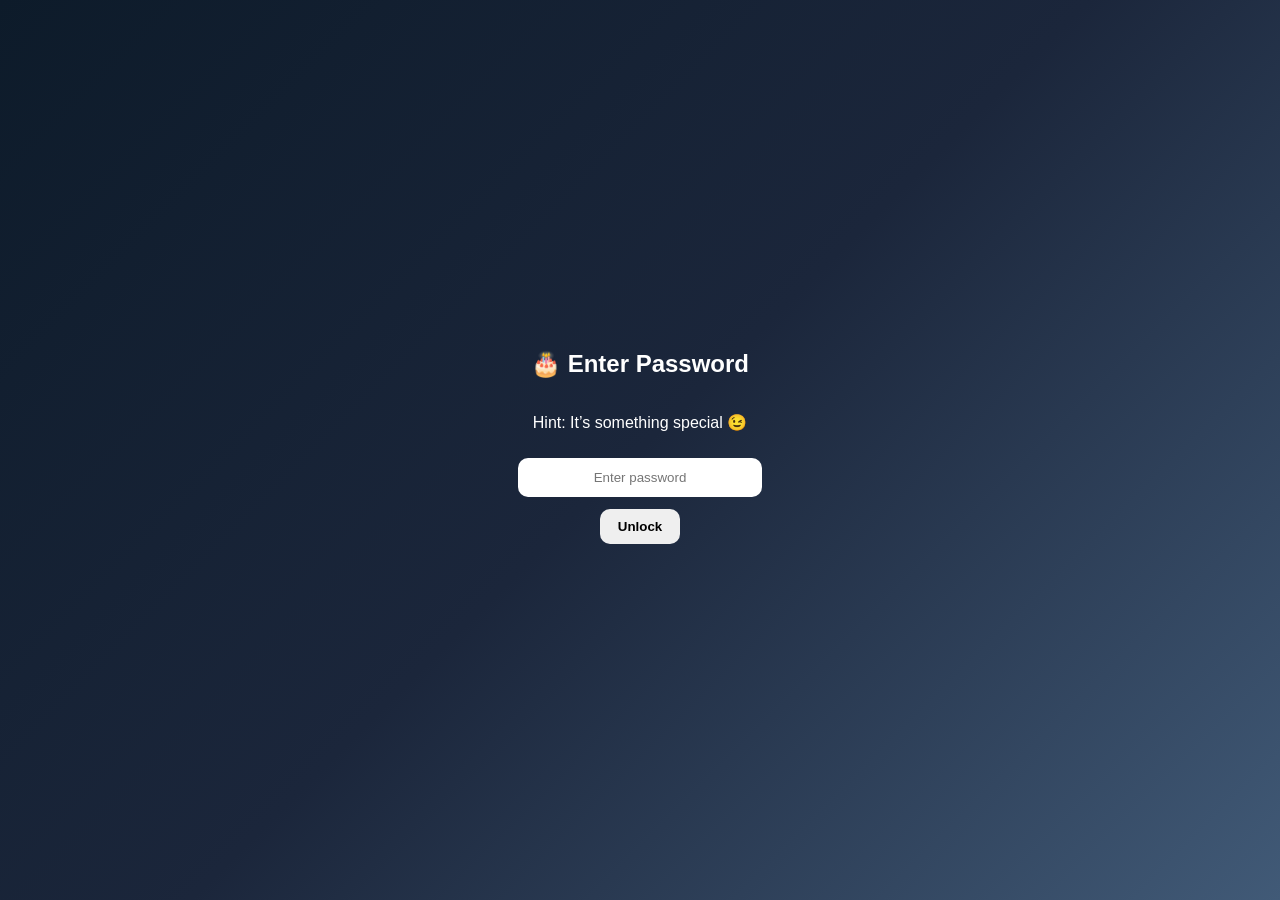
<file: index.html>
<!DOCTYPE html>
<html lang="en">
<head>
  <meta charset="UTF-8">
  <title>Birthday Surprise 🎉</title>
  <link rel="stylesheet" href="style.css">
</head>

<body>

<!-- 🎈 BACKGROUND ANIMATION ELEMENTS -->
<div class="balloons">
  <div class="balloon"></div>
  <div class="balloon"></div>
  <div class="balloon"></div>
  <div class="balloon"></div>
</div>

<!-- 🔐 LOGIN SCREEN -->
<div id="login-screen" class="login-screen">
  <h2>🎂 Enter Password</h2>
  <p>Hint: It’s something special 😉</p>

  <input type="password" id="password" placeholder="Enter password">

  <button onclick="checkPassword()">Unlock</button>

  <p id="error"></p>
</div>

<!-- 🎉 MAIN SITE -->
<div id="main-site" style="display:none;">

  <div class="hero">

    <h1 class="title">🎉 Happy Birthday Abhi 🎉</h1>

    <p class="subtitle">
      30 years of adventures, chaos, brilliance & memories
    </p>

    <!-- 📸 PHOTO -->
    <div class="photo-frame">
      <img src="abhi.JPG" alt="Abhi Photo" class="main-photo">
    </div>

    <!-- 🔗 LINK -->
    <a class="timeline-link" href="timeline.html">
      Abhi’s moments through 30 years →
    </a>

  </div>

</div>

<!-- 🔑 SCRIPT -->
<script>
function checkPassword() {
  const pass = document.getElementById("password").value;

  if (pass === "Naruto") {
    document.getElementById("login-screen").style.display = "none";
    document.getElementById("main-site").style.display = "block";

    launchConfetti(); // 🎉 trigger celebration
  } else {
    document.getElementById("error").innerText = "Wrong password 😅 Try again";
  }
}

/* 🎊 CONFETTI ENGINE */
function launchConfetti() {
  const colors = ["#ff6b6b", "#ffd93d", "#6bcB77", "#4d96ff", "#ffffff"];

  for (let i = 0; i < 120; i++) {
    const confetti = document.createElement("div");

    confetti.style.position = "fixed";
    confetti.style.width = "8px";
    confetti.style.height = "8px";
    confetti.style.background = colors[Math.floor(Math.random() * colors.length)];
    confetti.style.left = Math.random() * 100 + "vw";
    confetti.style.top = "-10px";
    confetti.style.zIndex = "9999";
    confetti.style.opacity = "1";

    document.body.appendChild(confetti);

    const animation = confetti.animate(
      [
        { transform: "translateY(0)", opacity: 1 },
        { transform: `translateY(${window.innerHeight + 100}px) rotate(720deg)`, opacity: 0 }
      ],
      {
        duration: 2000 + Math.random() * 2000,
        easing: "cubic-bezier(.1,.8,.2,1)"
      }
    );

    animation.onfinish = () => confetti.remove();
  }
}
</script>

</body>
</html>
</file>
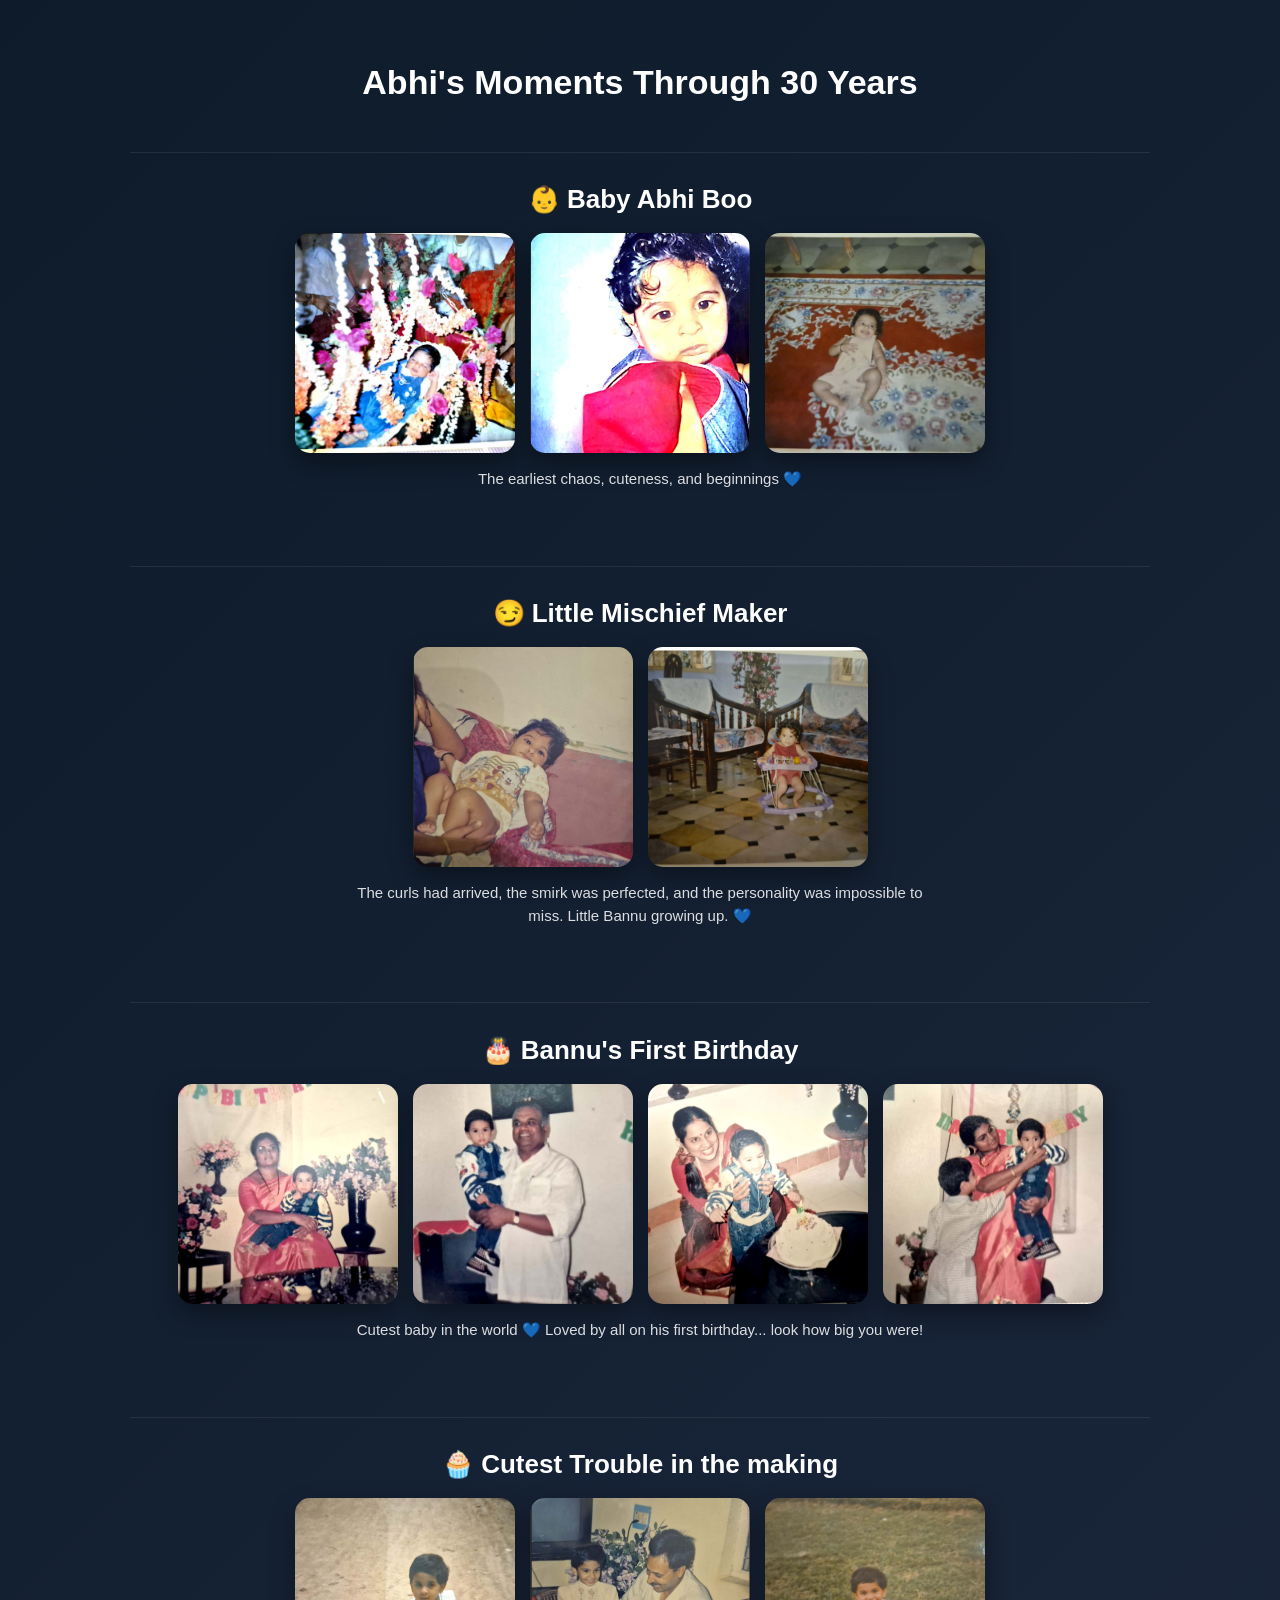
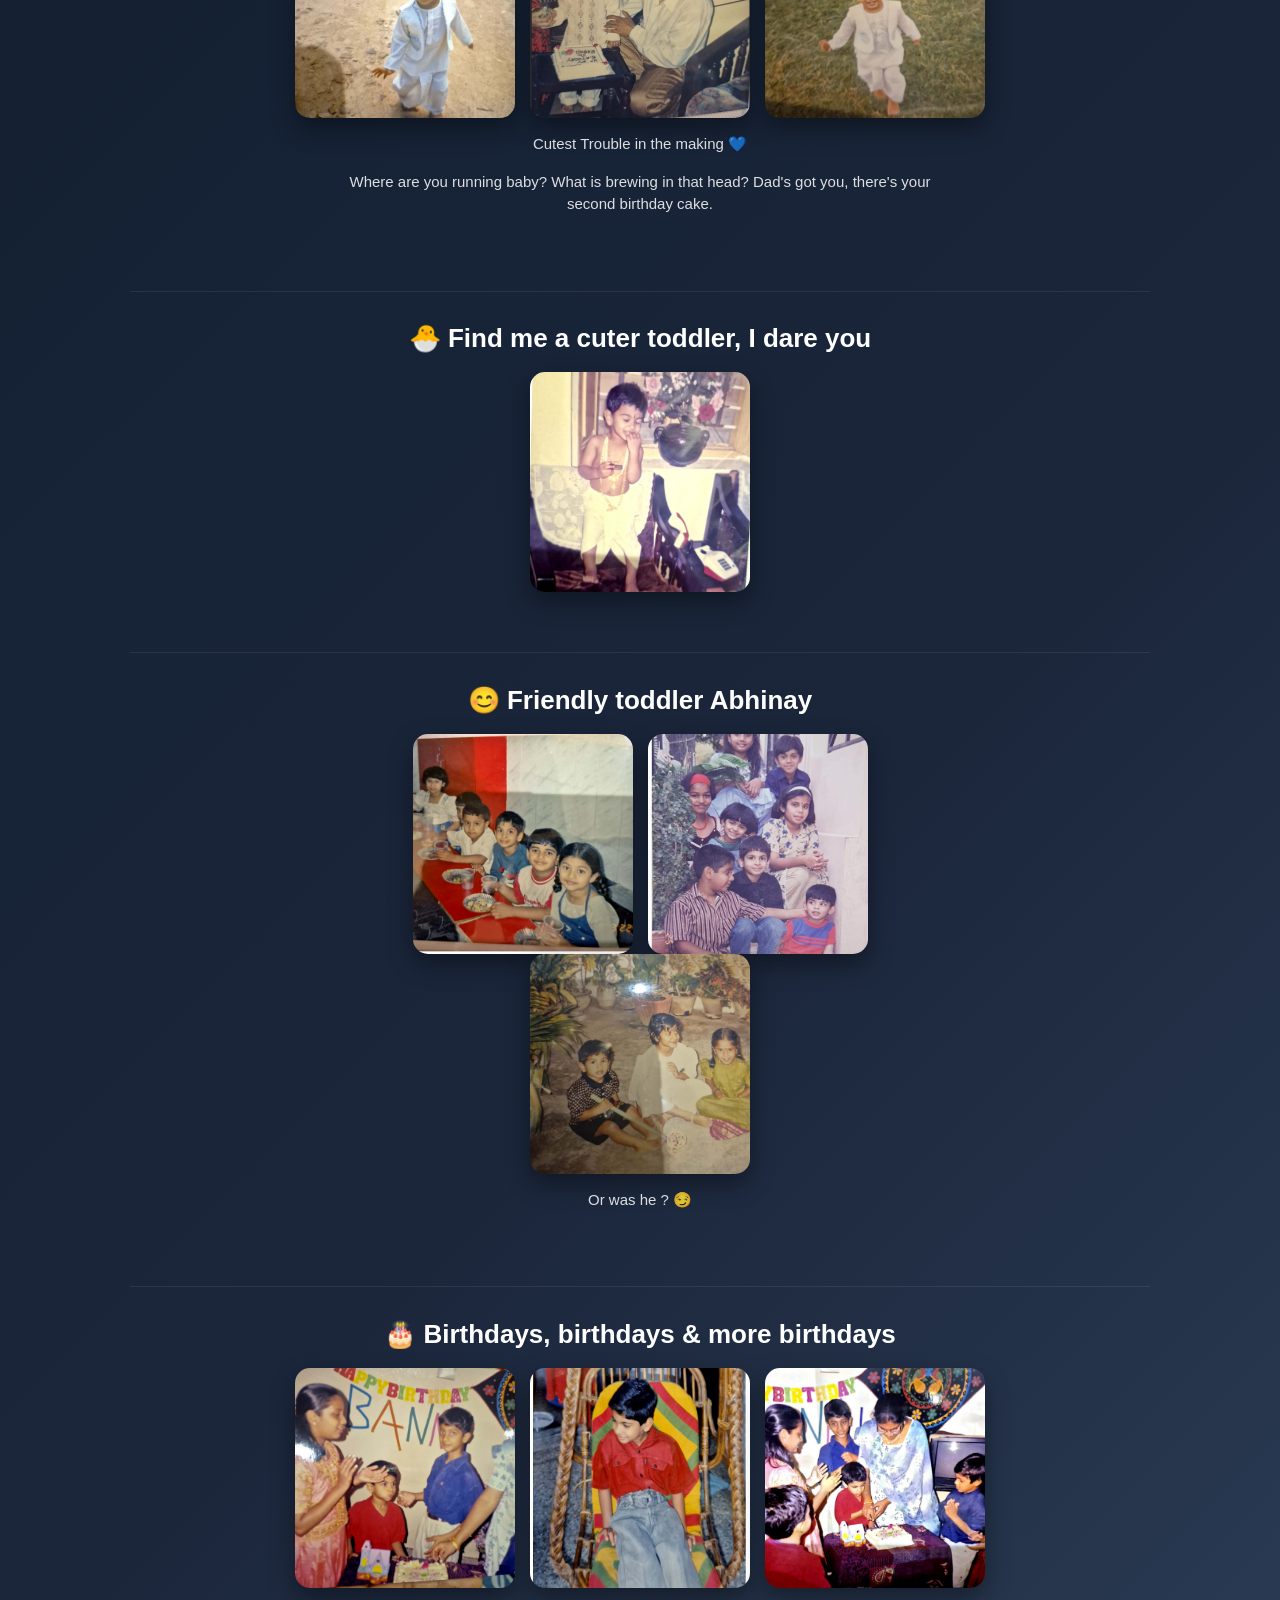
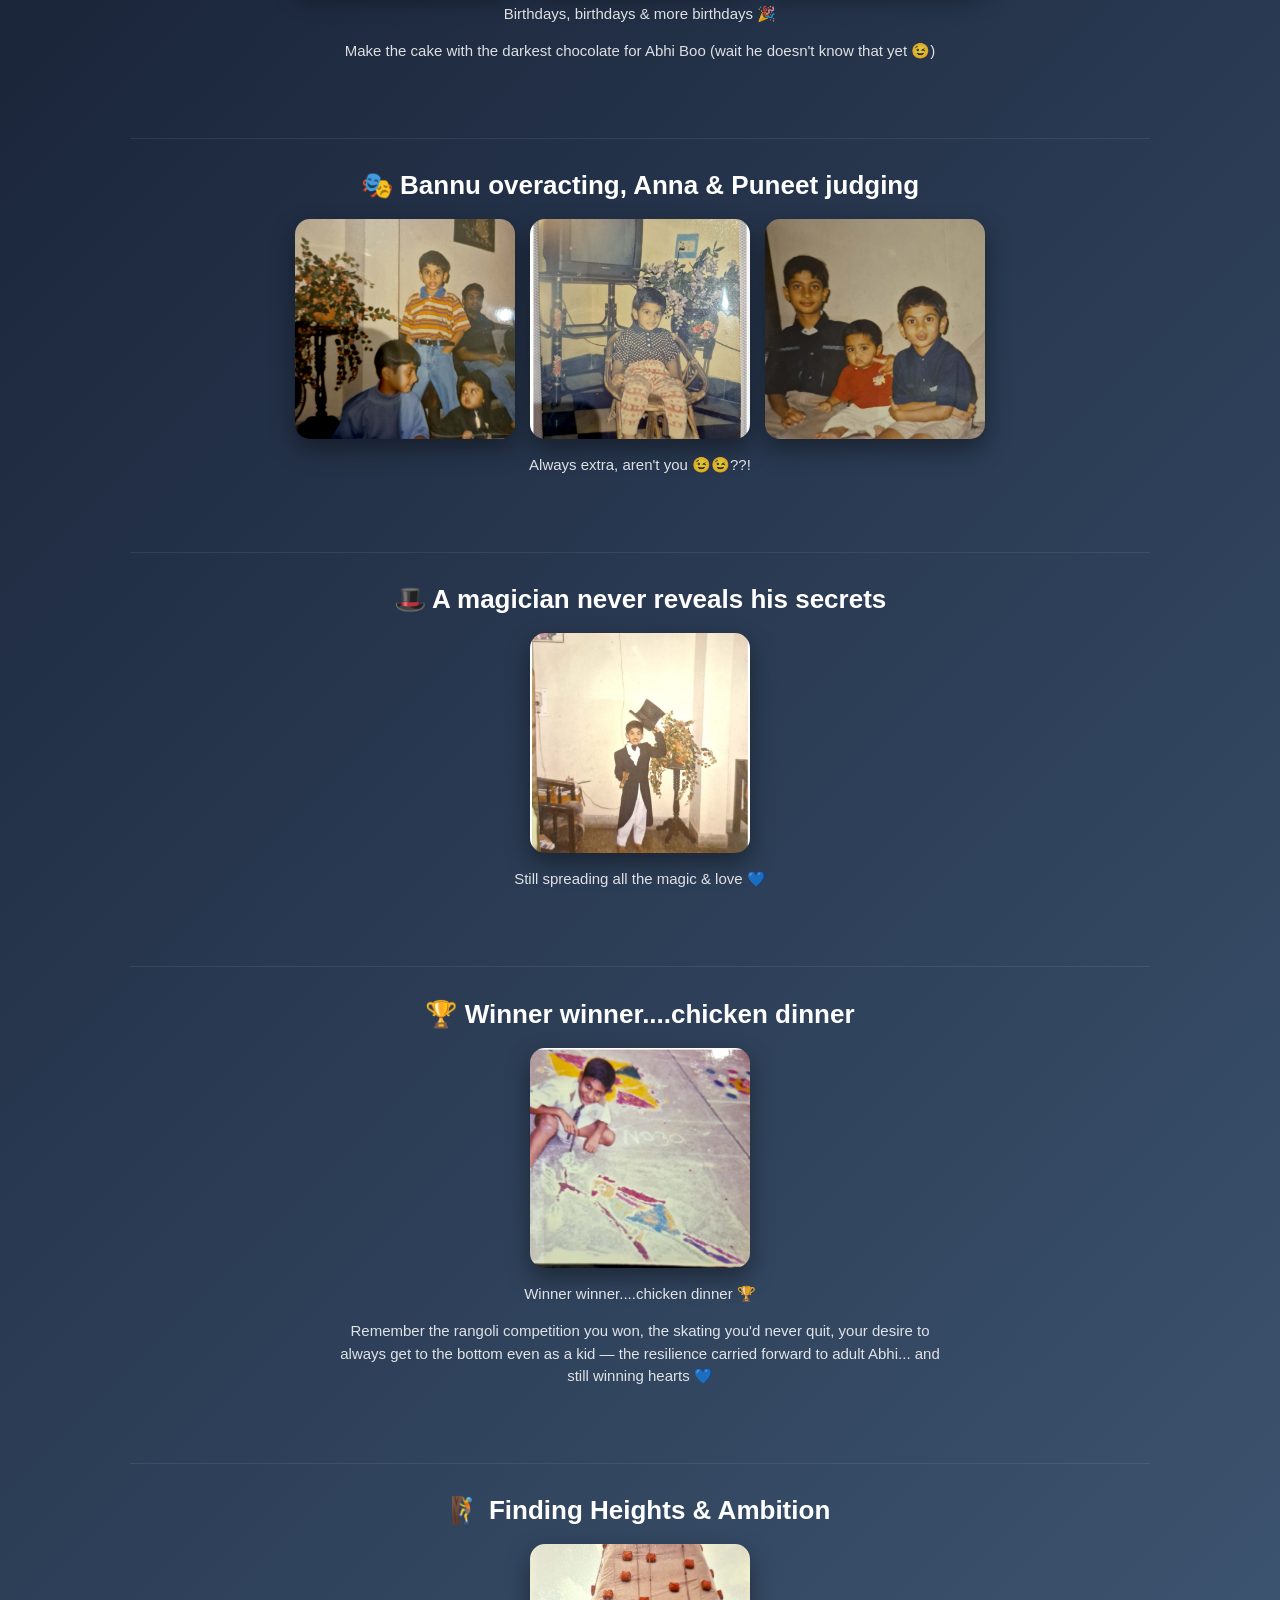
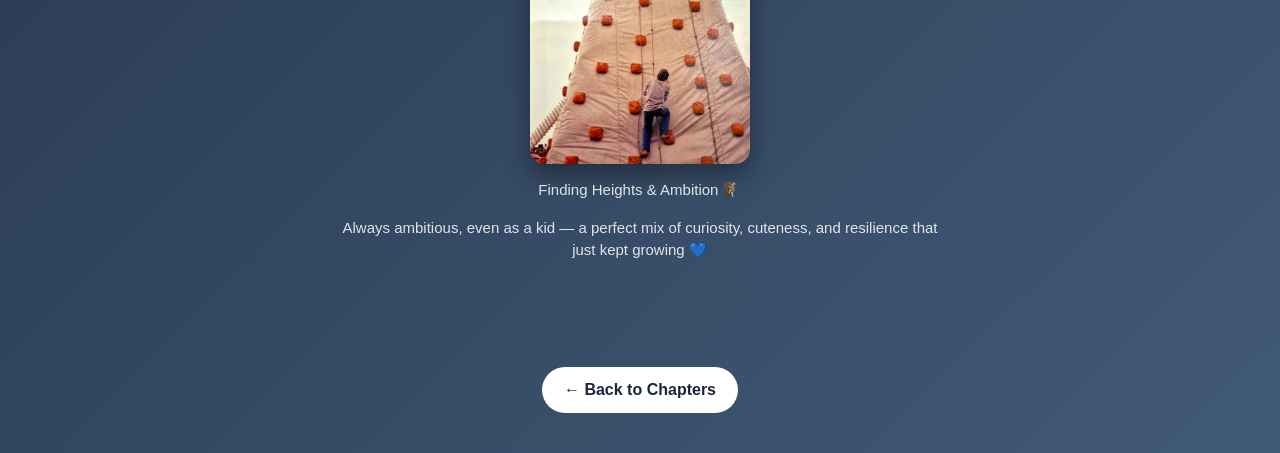
<file: baby-to-mischief.html>
<!DOCTYPE html>
<html lang="en">
<head>
  <meta charset="UTF-8">
  <title>Abhi's Moments Through 30 Years</title>
  <link rel="stylesheet" href="style.css">
</head>

<body>

<div class="timeline-container">

  <h1>Abhi's Moments Through 30 Years</h1>

  <!-- 👶 BABY ABHI BOO -->
  <div class="album">
    <h2>👶 Baby Abhi Boo</h2>

    <div class="gallery">
      <img src="images/abhi1.png" alt="Baby Abhi 1">
      <img src="images/abhi2.png" alt="Baby Abhi 2">
      <img src="images/abhi3.png" alt="Baby Abhi 3">
    </div>

    <p class="caption">
      The earliest chaos, cuteness, and beginnings 💙
    </p>
  </div>

  <!-- 😏 LITTLE MISCHIEF MAKER -->
  <div class="album">
    <h2>😏 Little Mischief Maker</h2>

    <div class="gallery">
      <img src="images/abhi21.png" alt="Smirking Abhi">
      <img src="images/abhi22.png" alt="Curly-haired Abhi">
    </div>

    <p class="caption">
      The curls had arrived, the smirk was perfected, and the personality was impossible to miss. Little Bannu growing up. 💙
    </p>
  </div>

  <!-- 🎂 BANNU'S FIRST BIRTHDAY -->
  <div class="album">
    <h2>🎂 Bannu's First Birthday</h2>

    <div class="gallery">
      <img src="images/abhi31.png" alt="Birthday Abhi 31">
      <img src="images/abhi32.png" alt="Birthday Abhi 32">
      <img src="images/abhi33.png" alt="Birthday Abhi 33">
      <img src="images/abhi34.png" alt="Birthday Abhi 34">
    </div>

    <p class="caption">
      Cutest baby in the world 💙 Loved by all on his first birthday... look how big you were!
    </p>
  </div>

  <!-- 🧁 CUTEST TROUBLE IN THE MAKING -->
<div class="album">
  <h2>🧁 Cutest Trouble in the making</h2>

  <div class="gallery">
    <img src="images/abhi41.png" alt="Abhi 41">
    <img src="images/abhi42.png" alt="Abhi 42">
    <img src="images/abhi43.png" alt="Abhi 43">
  </div>

  <p class="caption">
    Cutest Trouble in the making 💙
  </p>

  <p class="caption">
    Where are you running baby? What is brewing in that head? Dad's got you, there's your second birthday cake.
  </p>
</div>

<!-- 🐣 TODDLER ICON MOMENT -->
<div class="album">
  <h2>🐣 Find me a cuter toddler, I dare you</h2>

  <div class="gallery">
    <img src="images/abhi5.png" alt="Cute toddler Abhi">
  </div>

</div>

<!-- 😊 FRIENDLY TODDLER ABHINAY -->
<div class="album">

  <h2>😊 Friendly toddler Abhinay</h2>

  <!-- first two pictures -->
  <div class="gallery">
    <img src="images/abhi61.png" alt="Abhi 61">
    <img src="images/abhi62.png" alt="Abhi 62">
  </div>

  <!-- third picture -->
  <div class="gallery">
    <img src="images/abhi63.png" alt="Abhi 63">
  </div>

  <p class="caption">
    Or was he ? 😏
  </p>

</div>

<!-- 🎂 BIRTHDAYS, BIRTHDAYS & MORE BIRTHDAYS -->
<div class="album">

  <h2>🎂 Birthdays, birthdays & more birthdays</h2>

  <div class="gallery">
    <img src="images/abhi71.png" alt="Abhi 71">
    <img src="images/abhi72.png" alt="Abhi 72">
    <img src="images/abhi73.png" alt="Abhi 73">
  </div>

  <p class="caption">
    Birthdays, birthdays & more birthdays 🎉
  </p>

  <p class="caption">
    Make the cake with the darkest chocolate for Abhi Boo (wait he doesn't know that yet 😉)
  </p>

</div>

<!-- 🎭 BANNU OVERACTING, ANNA & PUNEET JUDGING -->
<div class="album">

  <h2>🎭 Bannu overacting, Anna & Puneet judging</h2>

  <div class="gallery">
    <img src="images/abhi81.png" alt="Abhi 81">
    <img src="images/abhi82.png" alt="Abhi 82">
    <img src="images/abhi83.png" alt="Abhi 83">
  </div>

  <p class="caption">
    Always extra, aren't you 😉😉??!
  </p>

</div>

<!-- 🎩 MAGIC MOMENT -->
<div class="album">

  <h2>🎩 A magician never reveals his secrets</h2>

  <div class="gallery">
    <img src="images/abhi 91.png" alt="Abhi 91">
  </div>

  <p class="caption">
    Still spreading all the magic & love 💙
  </p>

</div>

<!-- 🏆 WINNER MOMENT -->
<div class="album">

  <h2>🏆 Winner winner....chicken dinner</h2>

  <div class="gallery">
    <img src="images/abhi101.png" alt="Abhi 101">
  </div>

  <p class="caption">
    Winner winner....chicken dinner 🏆
  </p>

  <p class="caption">
    Remember the rangoli competition you won, the skating you'd never quit, your desire to always get to the bottom even as a kid — the resilience carried forward to adult Abhi... and still winning hearts 💙
  </p>

</div>

<!-- 🧗 HEIGHTS & AMBITION -->
<div class="album">

  <h2>🧗 Finding Heights & Ambition</h2>

  <div class="gallery">
    <img src="images/abhi111.png" alt="Abhi 111">
  </div>

  <p class="caption">
    Finding Heights & Ambition 🧗
  </p>

  <p class="caption">
    Always ambitious, even as a kid — a perfect mix of curiosity, cuteness, and resilience that just kept growing 💙
  </p>

</div>

<a class="timeline-link" href="timeline.html">
  ← Back to Chapters
</a>
  
</div>

</body>
</html>
</file>
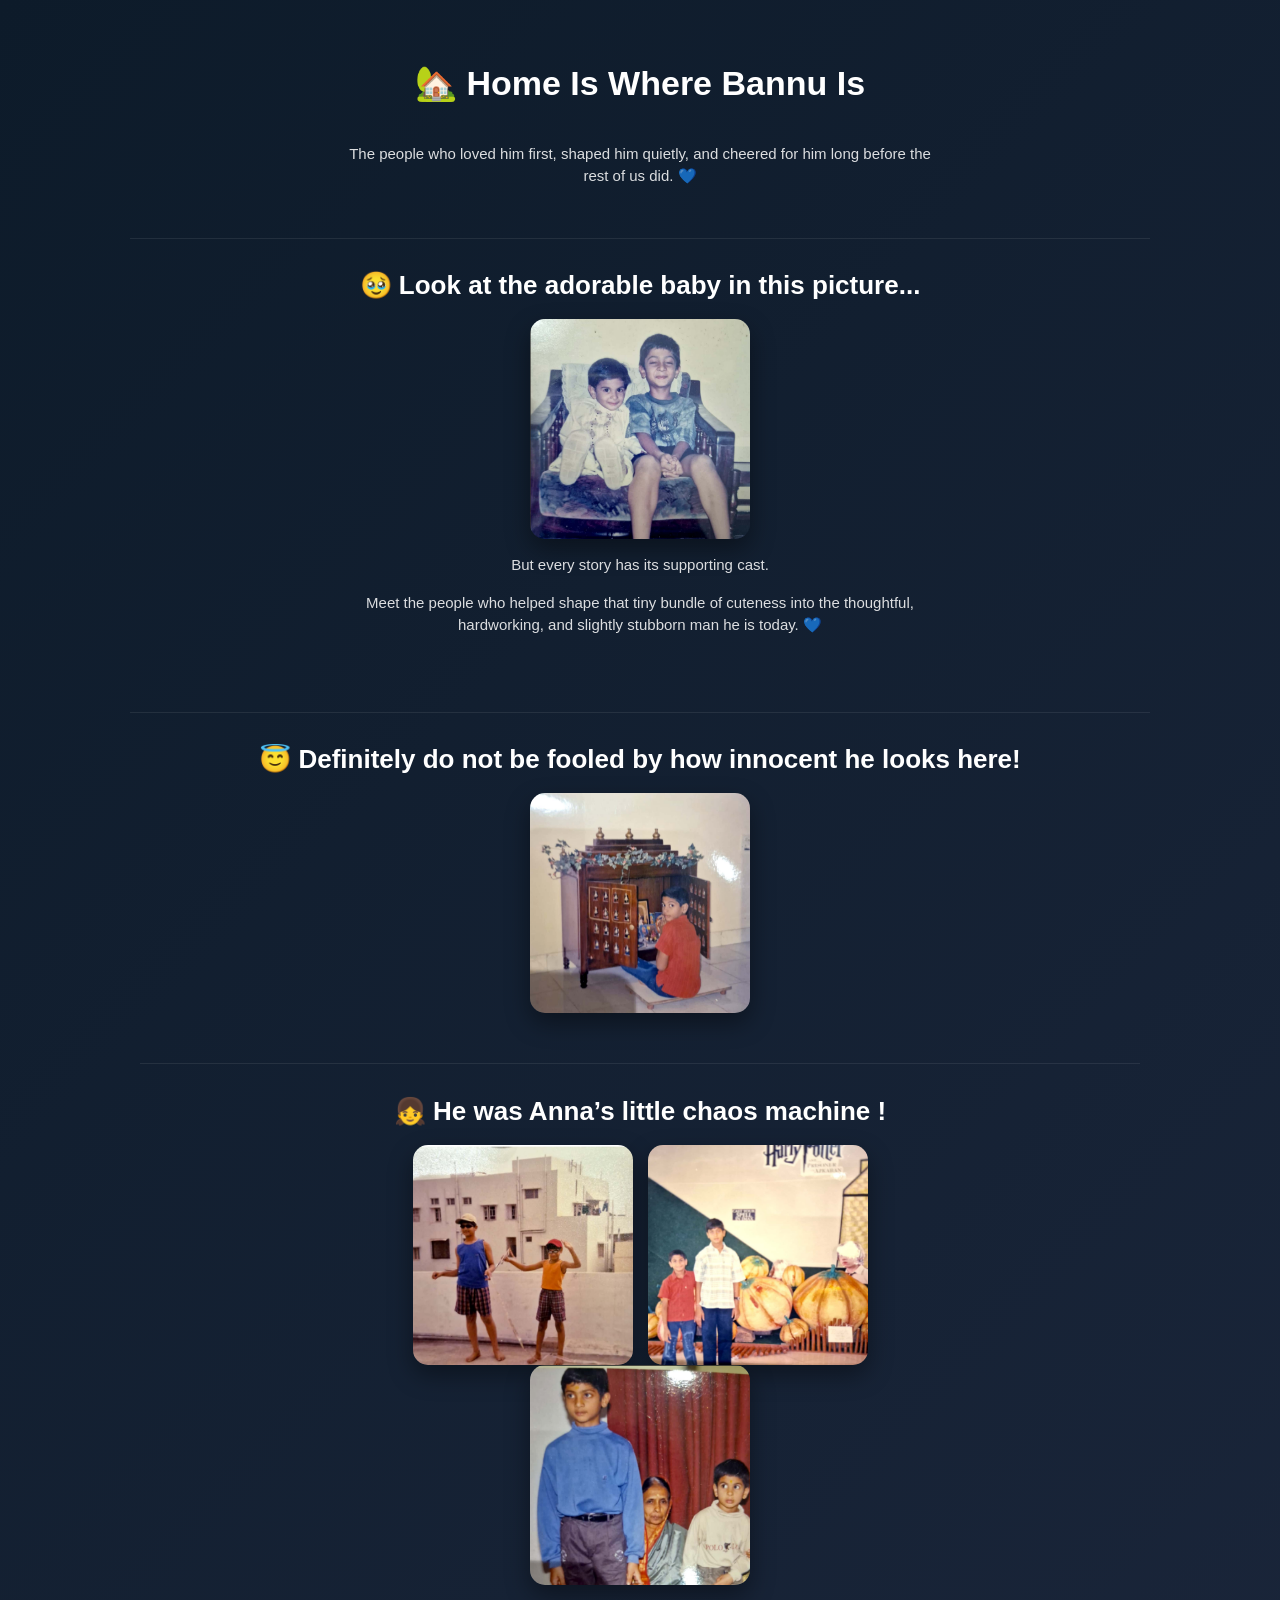
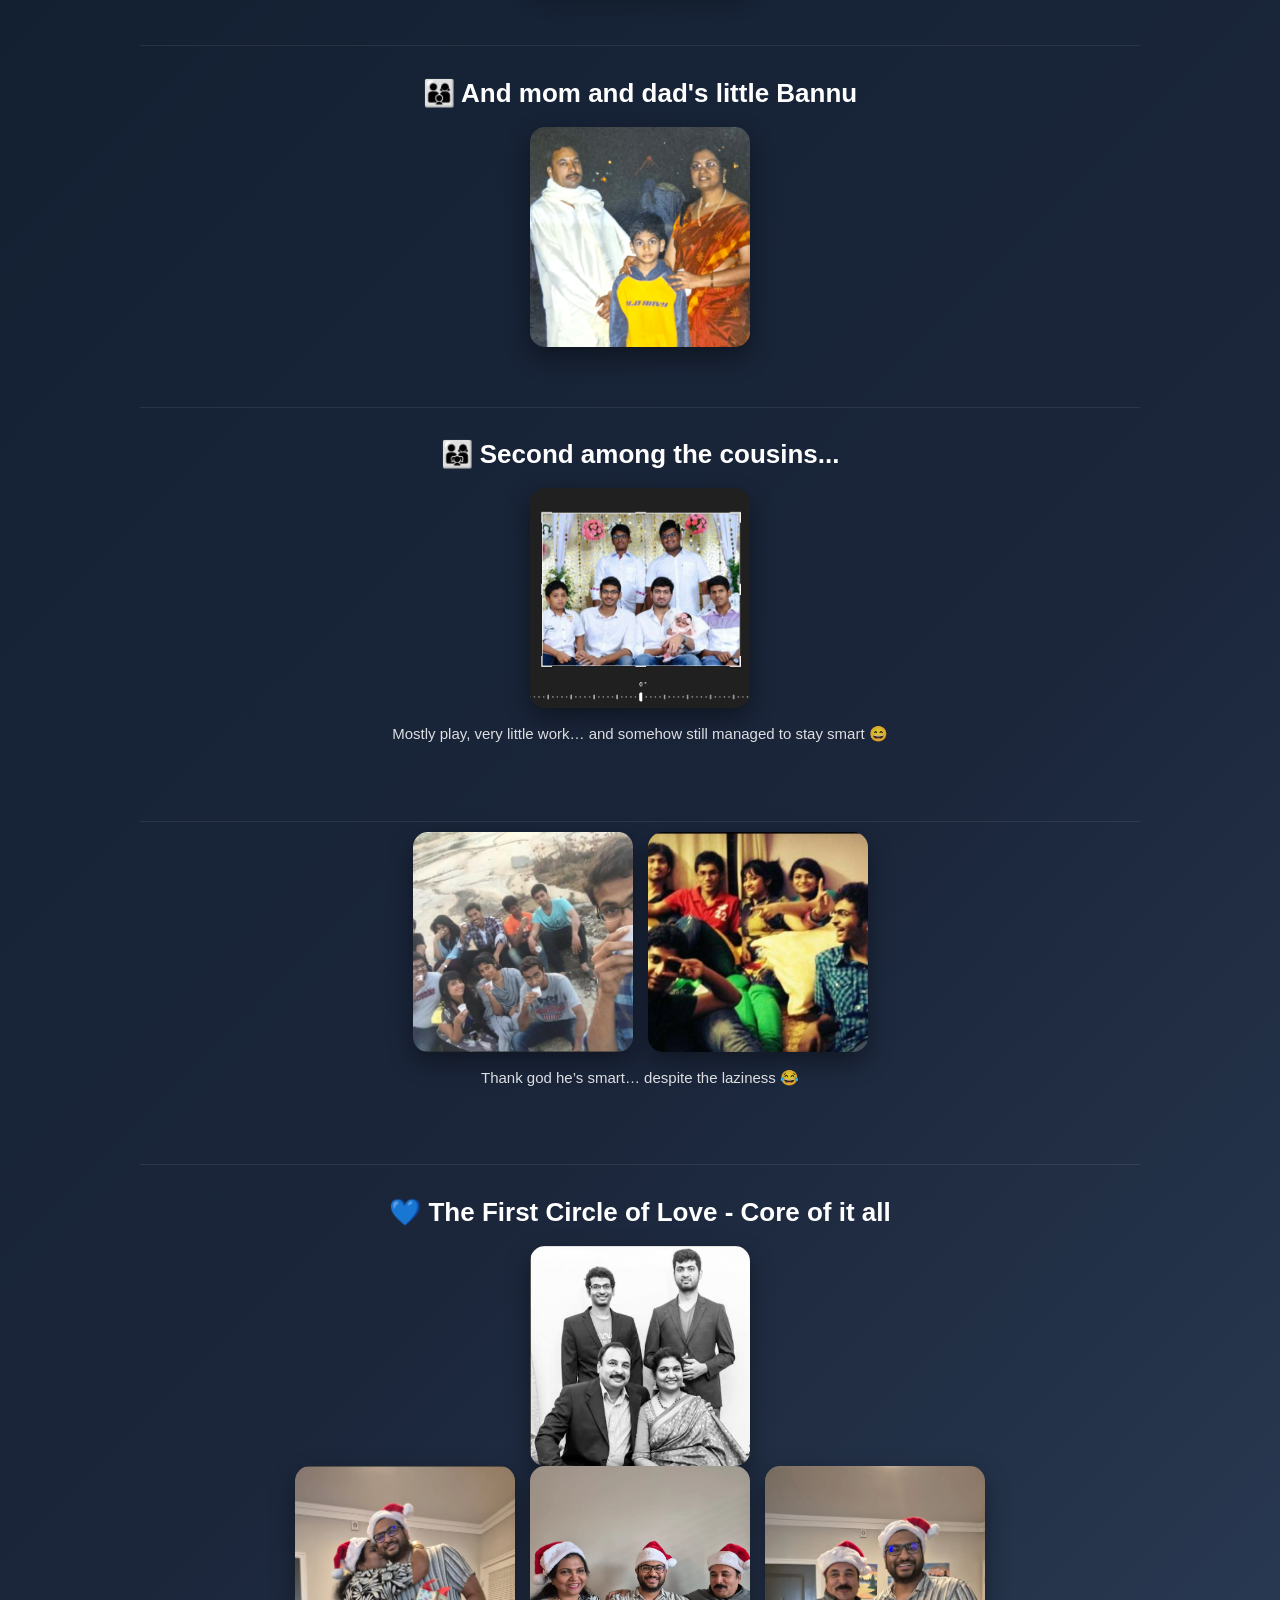
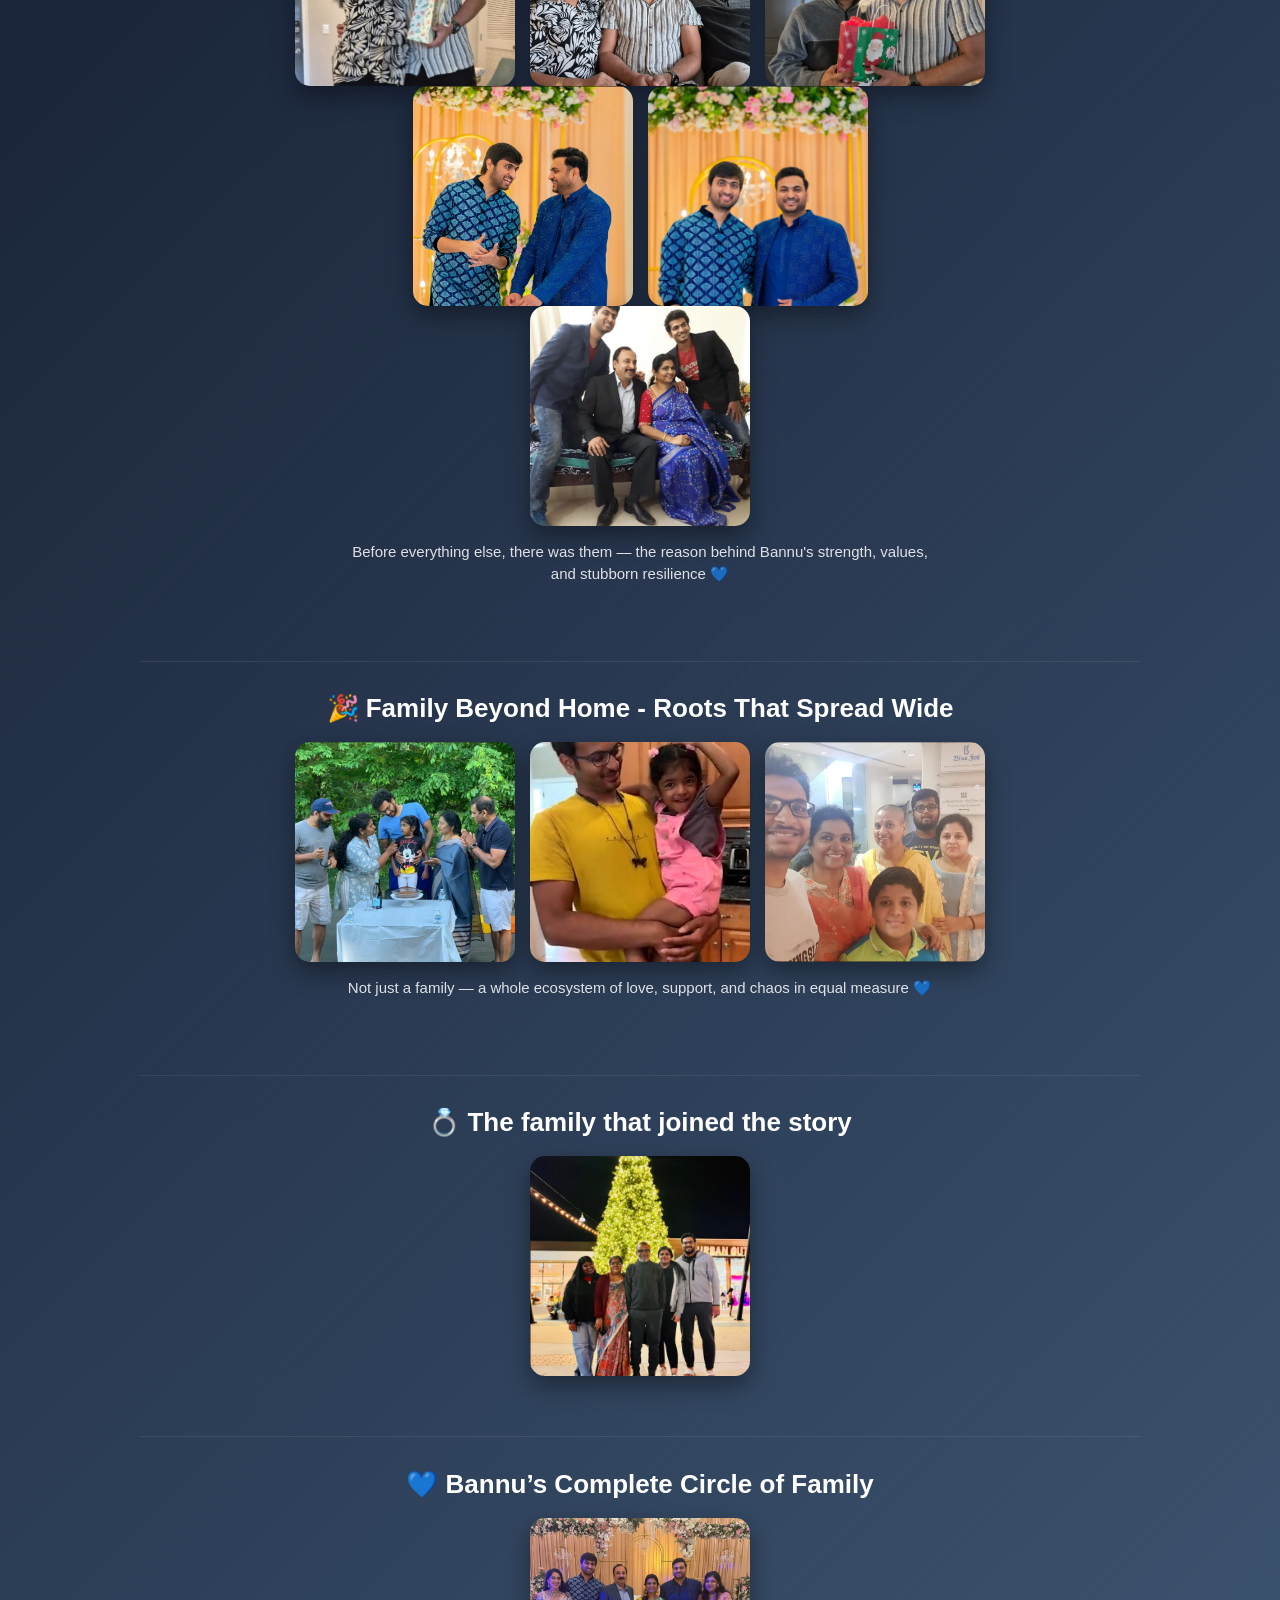
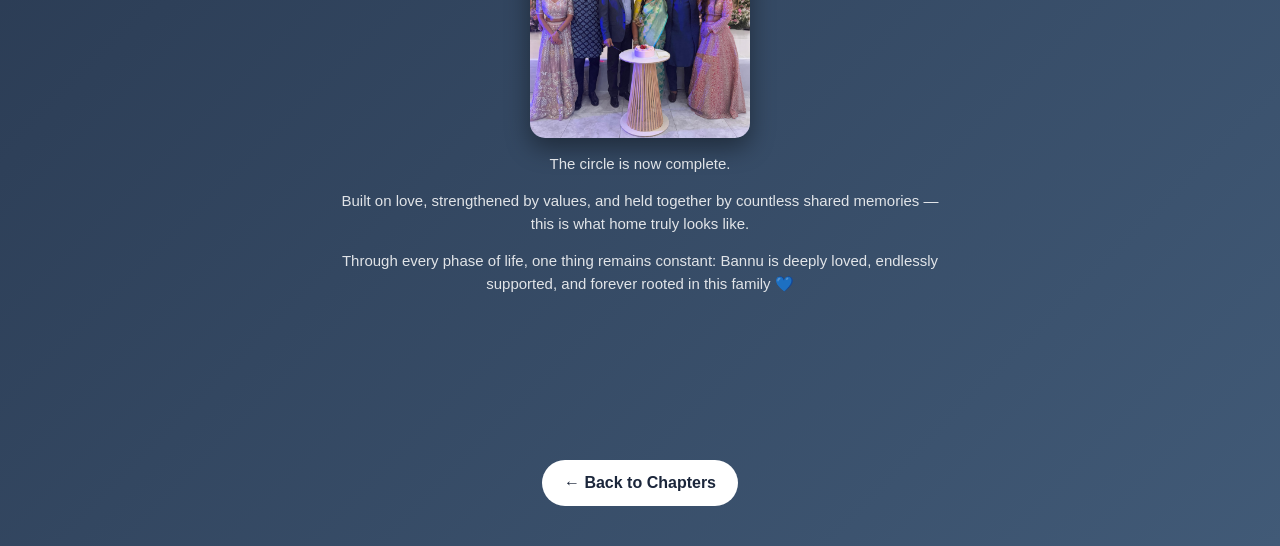
<file: family.html>
<!DOCTYPE html>
<html lang="en">
<head>
  <meta charset="UTF-8">
  <title>🏡 Home Is Where Bannu Is</title>
  <link rel="stylesheet" href="style.css">
</head>

<body>

<div class="timeline-container">

  <h1>🏡 Home Is Where Bannu Is</h1>

  <p class="caption">
    The people who loved him first, shaped him quietly, and cheered for him long before the rest of us did. 💙
  </p>

  <!-- 👶 FAMILY INTRO -->
  <div class="album">

    <h2>🥹 Look at the adorable baby in this picture...</h2>

    <div class="gallery">
      <img src="images/famabhi.png" alt="Baby Abhi with family">
    </div>

    <p class="caption">
      But every story has its supporting cast.
    </p>

    <p class="caption">
      Meet the people who helped shape that tiny bundle of cuteness into the thoughtful, hardworking, and slightly stubborn man he is today. 💙
    </p>

  </div>

  <!-- 😇 INNOCENT LOOKING ABHI -->
<div class="album">

  <h2>😇 Definitely do not be fooled by how innocent he looks here!</h2>

  <div class="gallery">
    <img src="images/fampray.png" alt="Innocent-looking Abhi">
  </div>

<!-- 👧 ANNA & CHAOS SECTION -->
<div class="album">

  <h2>👧 He was Anna’s little chaos machine !</h2>

  <!-- first row -->
  <div class="gallery">
    <img src="images/anna1.png" alt="Anna 1">
    <img src="images/anna2.png" alt="Anna 2">
  </div>

  <!-- second row (solo image) -->
  <div class="gallery">
    <img src="images/anna3.png" alt="Anna 3">
    
  </div>

</div>

<!-- 👨‍👩‍👦 MOM & DAD MOMENT -->
<div class="album">

  <h2>👨‍👩‍👦 And mom and dad's little Bannu</h2>

  <div class="gallery">
    <img src="images/fampray2.png" alt="Abhi with parents">
  </div>

</div>

<!-- 👨‍👩‍👧 COUSINS & CHAOS SECTION -->
<div class="album">

  <h2>👨‍👩‍👧 Second among the cousins...</h2>

  <div class="gallery">
    <img src="images/fam24.png" alt="Cousin moment 24">
  </div>

  <p class="caption">
    Mostly play, very little work… and somehow still managed to stay smart 😄
  </p>

</div>

<!-- 👨‍👩‍👧 MORE COUSIN CHAOS -->
<div class="album">

  <div class="gallery">
    <img src="images/fam28.png" alt="Cousin moment 28">
    <img src="images/fam31.png" alt="Cousin moment 31">
  </div>

  <p class="caption">
    Thank god he’s smart… despite the laziness 😂
  </p>

</div>

<!-- 👨‍👩‍👦 CORE FAMILY -->
<div class="album">

  <h2>💙 The First Circle of Love - Core of it all</h2>

  <!-- ROW 1 -->
  <div class="gallery">
    <img src="images/fam1.png" alt="fam1">
  </div>

  <div class="gallery">
    <img src="images/fam5.png" alt="fam5">
    <img src="images/fam7.png" alt="fam7">
    <img src="images/fam6.png" alt="fam6">
  </div>

  <!-- ROW 2 -->
  <div class="gallery">
    <img src="images/fam35.png" alt="fam35">
    <img src="images/fam37.png" alt="fam37">
  </div>

  <!-- ROW 3 -->
  <div class="gallery">
    <img src="images/fam26.png" alt="fam26">
  </div>

  <!-- SUBTEXT (AFTER ALL IMAGES) -->
  <p class="caption">
    Before everything else, there was them — the reason behind Bannu's strength, values, and stubborn resilience 💙
  </p>

</div>

<!-- 🌿 EXTENDED FAMILY -->
<div class="album">

  <h2>🎉 Family Beyond Home - Roots That Spread Wide</h2>

  <div class="gallery">
    <img src="images/fam2.png" alt="fam2">
    <img src="images/fam3.png" alt="fam3">
    <img src="images/fam25.png" alt="fam25">
  </div>

  <p class="caption">
    Not just a family — a whole ecosystem of love, support, and chaos in equal measure 💙
  </p>

</div>

<!-- 💍 IN-LAWS SECTION -->
<div class="album">

  <h2>💍 The family that joined the story</h2>

  <div class="gallery">
    <img src="images/fam22.png" alt="In-laws family photo">
  </div>

</div>

<!-- 💙 COMPLETE FAMILY CIRCLE -->
<div class="album">

  <h2>💙 Bannu’s Complete Circle of Family</h2>

  <div class="gallery">
    <img src="images/famfinal.png" alt="Complete family">
  </div>

  <p class="caption">
    The circle is now complete.
  </p>

  <p class="caption">
    Built on love, strengthened by values, and held together by countless shared memories — this is what home truly looks like.
  </p>

  <p class="caption">
    Through every phase of life, one thing remains constant: Bannu is deeply loved, endlessly supported, and forever rooted in this family 💙
  </p>

</div>
  
</div>

  <a class="timeline-link" href="timeline.html">
  ← Back to Chapters
  </a>


</div>

</body>
</html>
</file>
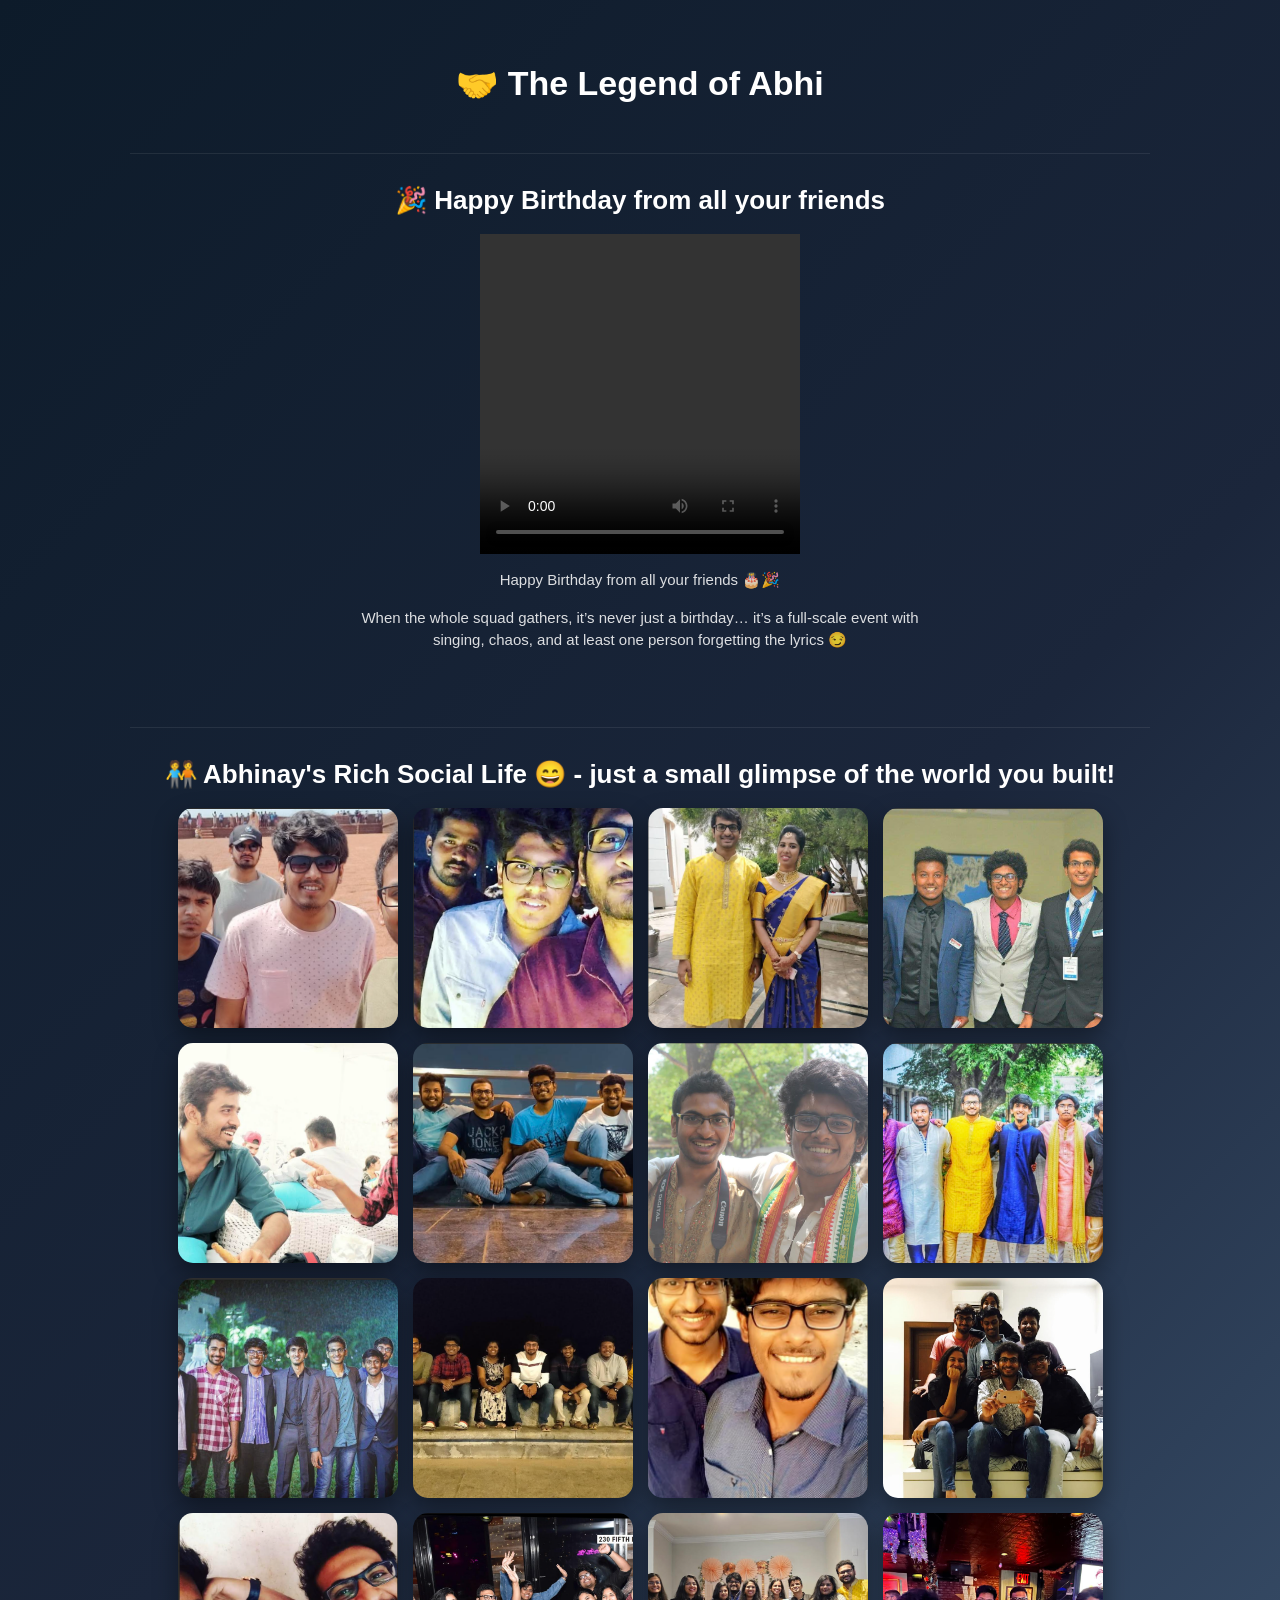
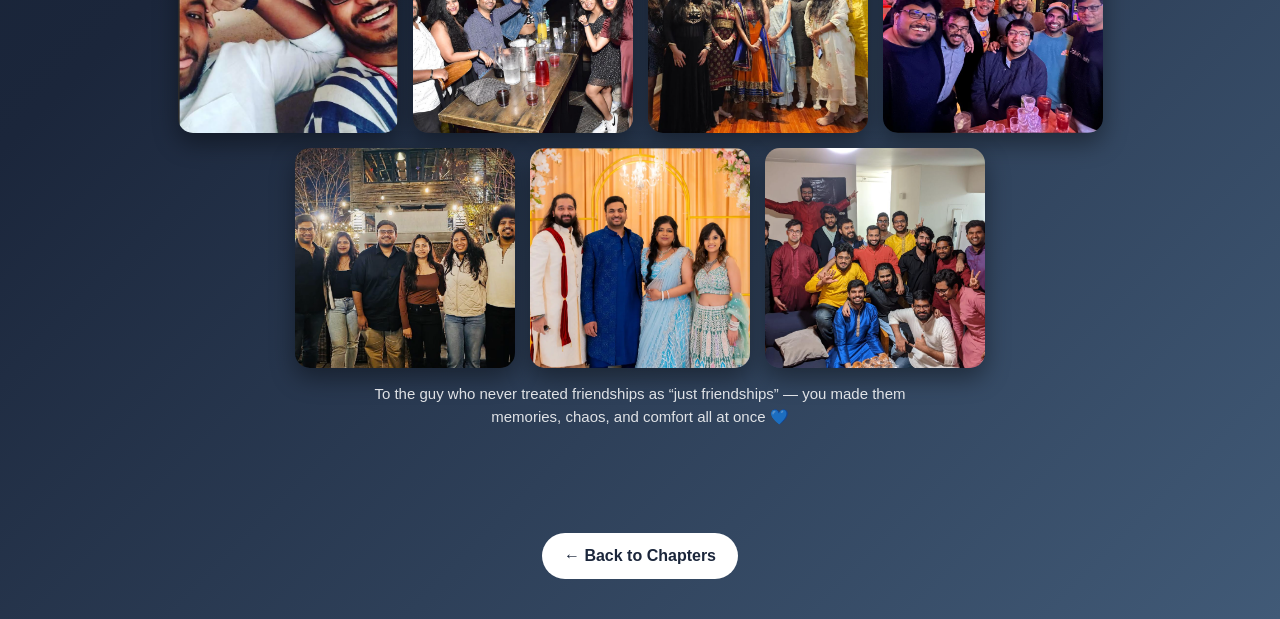
<file: friends-and-chaos.html>
<!DOCTYPE html>
<html lang="en">
<head>
  <meta charset="UTF-8">
  <title>The Legend of Abhi</title>
  <link rel="stylesheet" href="style.css">
</head>

<body>

<!-- MAIN WRAPPER (THIS FIXES ALIGNMENT + BACKGROUND ISSUE) -->
<div class="timeline-container">

  <h1>🤝 The Legend of Abhi</h1>

  <!-- 🎥 FRIENDS VIDEO MOMENT -->
  <div class="album">

    <h2>🎉 Happy Birthday from all your friends</h2>

    <div class="gallery social-gallery">
      <video width="320" height="320" controls>
        <source src="images/socvid1.MP4" type="video/mp4">
        Your browser does not support the video tag.
      </video>
    </div>

    <p class="caption">
      Happy Birthday from all your friends 🎂🎉
    </p>

    <p class="caption">
      When the whole squad gathers, it’s never just a birthday… it’s a full-scale event with singing, chaos, and at least one person forgetting the lyrics 😏
    </p>

  </div>

  <!-- 🧑‍🤝‍🧑 RICH SOCIAL LIFE SECTION -->
<div class="album">

  <h2>🧑‍🤝‍🧑 Abhinay's Rich Social Life 😄 - just a small glimpse of the world you built! </h2>

  <div class="gallery">
    <img src="images/soc1.png" alt="soc1">
    <img src="images/soc2.png" alt="soc2">
    <img src="images/soc3.png" alt="soc3">
    <img src="images/soc4.png" alt="soc4">
    <img src="images/soc5.png" alt="soc5">
    <img src="images/soc6.png" alt="soc6">
    <img src="images/soc7.png" alt="soc7">
    <img src="images/soc8.png" alt="soc8">
    <img src="images/soc9.png" alt="soc9">
    <img src="images/soc10.png" alt="soc10">
    <img src="images/soc11.png" alt="soc11">
    <img src="images/soc12.png" alt="soc12">
    <img src="images/soc13.png" alt="soc13">
    <img src="images/soc14.png" alt="soc14">
    <img src="images/soc15.png" alt="soc15">
    <img src="images/soc16.png" alt="soc16">
    <img src="images/soc17.png" alt="soc17">
    <img src="images/soc18.png" alt="soc18">
    <img src="images/socmasters.png" alt="socmasters">
  </div>

  <p class="caption">
    To the guy who never treated friendships as “just friendships” — you made them memories, chaos, and comfort all at once 💙
  </p>

</div>


  <a class="timeline-link" href="timeline.html">
  ← Back to Chapters
  </a>


</div>

</body>
</html>
</file>
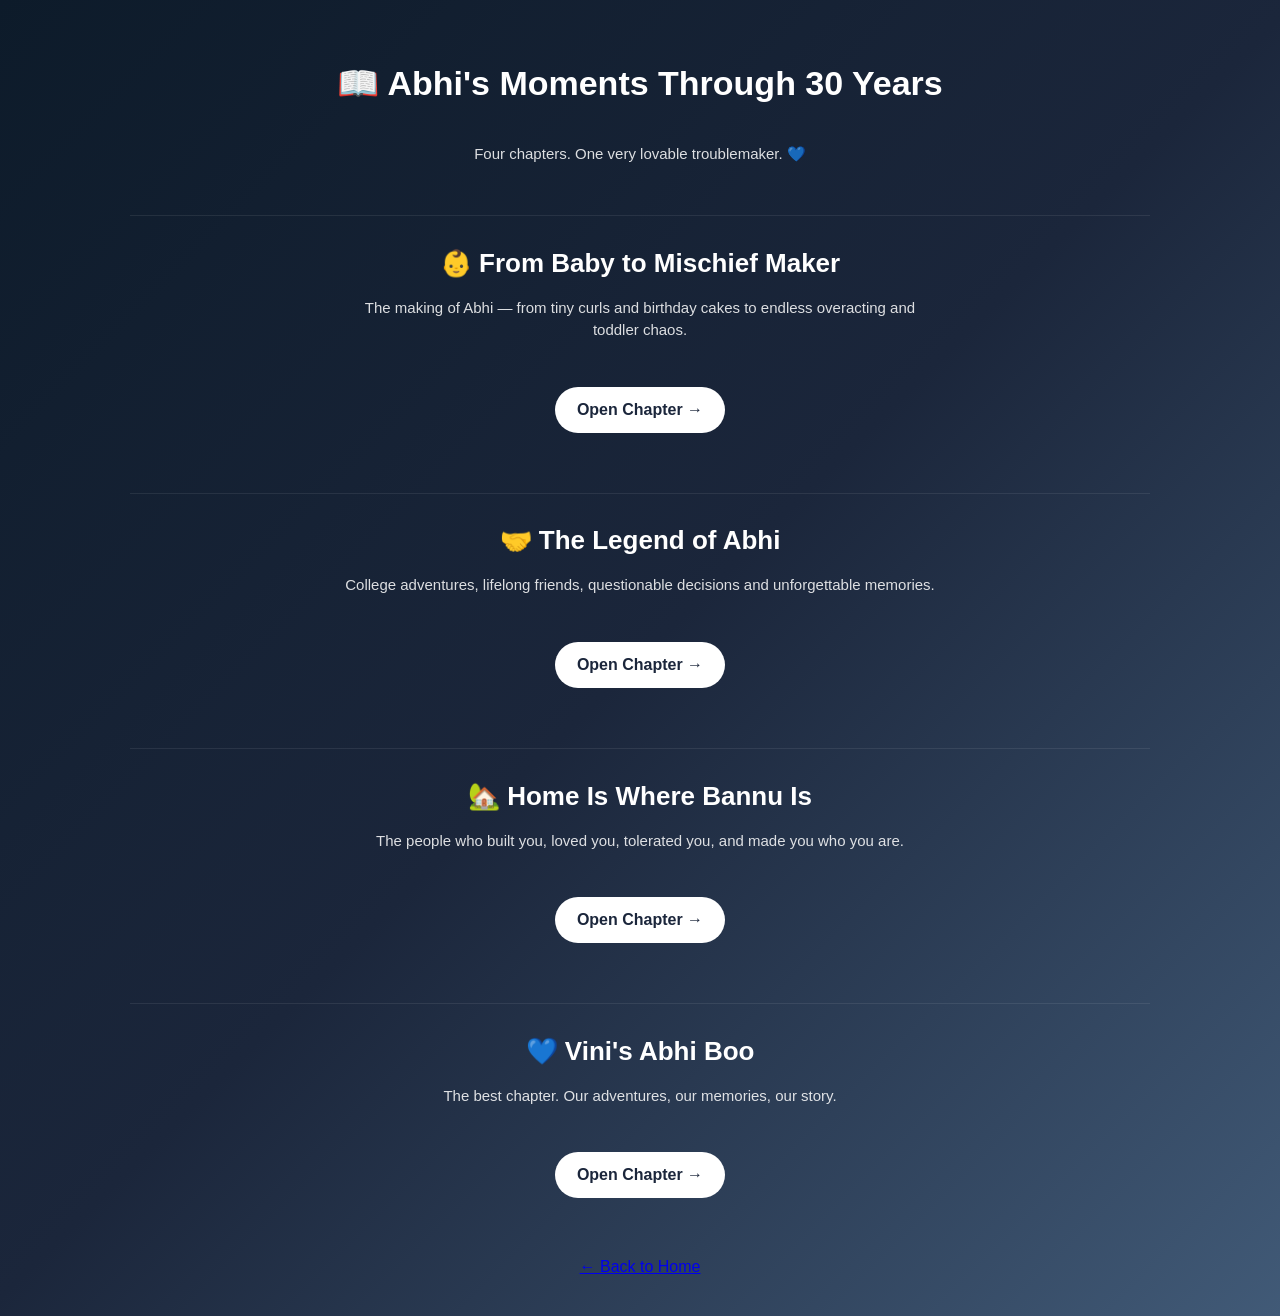
<file: timeline.html>
<!DOCTYPE html>
<html lang="en">
<head>
  <meta charset="UTF-8">
  <title>Abhi's Moments Through 30 Years</title>
  <link rel="stylesheet" href="style.css">
</head>

<body>

<div class="timeline-container">

  <h1>📖 Abhi's Moments Through 30 Years</h1>

  <p class="caption">
    Four chapters. One very lovable troublemaker. 💙
  </p>

  <!-- CHAPTER 1 -->
  <div class="album">
    <h2>👶 From Baby to Mischief Maker</h2>

    <p class="caption">
      The making of Abhi — from tiny curls and birthday cakes to endless overacting and toddler chaos.
    </p>

    <a class="timeline-link" href="baby-to-mischief.html">
      Open Chapter →
    </a>
  </div>

  <!-- CHAPTER 2 -->
  <div class="album">
    <h2>🤝 The Legend of Abhi</h2>

    <p class="caption">
      College adventures, lifelong friends, questionable decisions and unforgettable memories.
    </p>

    <a class="timeline-link" href="friends-and-chaos.html">
      Open Chapter →
    </a>
  </div>

  <!-- CHAPTER 3 -->
  <div class="album">
    <h2>🏡 Home Is Where Bannu Is</h2>

    <p class="caption">
      The people who built you, loved you, tolerated you, and made you who you are.
    </p>

    <a class="timeline-link" href="family.html">
      Open Chapter →
    </a>
  </div>

  <!-- CHAPTER 4 -->
  <div class="album">
    <h2>💙 Vini's Abhi Boo</h2>

    <p class="caption">
      The best chapter. Our adventures, our memories, our story.
    </p>

    <a class="timeline-link" href="vinis-abhi-boo.html">
      Open Chapter →
    </a>
  </div>

<a class="back-link" href="index.html">
  ← Back to Home
</a>

</div>

</body>
</html>
</file>
<file: style.css>
/* 🌌 BACKGROUND */
body {
  margin: 0;
  font-family: Arial, sans-serif;
  background: linear-gradient(135deg, #0d1b2a, #1b263b, #415a77);
  color: white;
  overflow-x: hidden;
}

/* 🎈 BALLOONS */
.balloons {
  position: fixed;
  top: 0;
  left: 0;
  width: 100%;
  height: 100%;
  pointer-events: none;
  z-index: 0;
}

.balloon {
  position: absolute;
  bottom: -100px;
  width: 22px;
  height: 30px;
  border-radius: 50%;
  opacity: 0.7;
  animation: floatUp 8s infinite linear;
}

.balloon:nth-child(1) { left: 10%; background: #ff6b6b; animation-delay: 0s; }
.balloon:nth-child(2) { left: 30%; background: #ffd93d; animation-delay: 1.5s; }
.balloon:nth-child(3) { left: 60%; background: #6bcB77; animation-delay: 3s; }
.balloon:nth-child(4) { left: 80%; background: #4d96ff; animation-delay: 4.5s; }

@keyframes floatUp {
  0% { transform: translateY(100vh); opacity: 0; }
  20% { opacity: 1; }
  100% { transform: translateY(-20vh); opacity: 0; }
}

/* 🔐 LOGIN */
.login-screen {
  height: 100vh;
  display: flex;
  flex-direction: column;
  justify-content: center;
  align-items: center;
  text-align: center;
}

input {
  padding: 12px;
  border-radius: 10px;
  border: none;
  width: 220px;
  text-align: center;
  margin-top: 10px;
}

button {
  padding: 10px 18px;
  margin-top: 12px;
  border-radius: 10px;
  border: none;
  cursor: pointer;
  font-weight: bold;
}

/* ❌ ERROR */
#error {
  color: #ff6b6b;
  margin-top: 10px;
}

/* 🎉 HERO */
.hero {
  min-height: 100vh;
  display: flex;
  flex-direction: column;
  justify-content: center;
  align-items: center;
  text-align: center;
  padding: 40px 20px;
  position: relative;
  z-index: 2;
}

/* ✨ TITLE */
.hero h1 {
  font-size: 42px;
  margin: 10px 0;
  animation: popIn 1.2s ease-out;
}

.hero p {
  opacity: 0.9;
  animation: fadeIn 2s ease-in;
}

/* ✨ ANIMATIONS */
@keyframes popIn {
  0% { transform: scale(0.5); opacity: 0; }
  100% { transform: scale(1); opacity: 1; }
}

@keyframes fadeIn {
  0% { opacity: 0; }
  100% { opacity: 1; }
}

/* 📸 MAIN PHOTO */
.photo-frame {
  margin-top: 25px;
}

.photo-frame img {
  width: 320px;
  height: 320px;
  object-fit: cover;
  border-radius: 50%;
  border: 8px solid rgba(255,255,255,0.9);
  box-shadow: 0 20px 50px rgba(0,0,0,0.5);
}

/* 🔗 LINK */
.timeline-link {
  display: inline-block;
  margin-top: 30px;
  padding: 14px 22px;
  background: white;
  color: #1b263b;
  text-decoration: none;
  border-radius: 30px;
  font-weight: bold;
}

/* 🧭 TIMELINE */
.timeline-container {
  text-align: center;
  padding: 40px 20px;
}

.timeline-container h1 {
  font-size: 34px;
  margin-bottom: 40px;
}

/* 📁 ALBUM */
.album {
  margin: 50px auto;
  max-width: 1000px;
  padding: 10px;
  border-top: 1px solid rgba(255,255,255,0.08);
}

.album h2 {
  font-size: 26px;
  margin-bottom: 18px;
}

/* 💬 CAPTION */
.caption {
  margin-top: 15px;
  font-size: 15px;
  opacity: 0.85;
  line-height: 1.5;
  max-width: 600px;
  margin-left: auto;
  margin-right: auto;
}

/* 📸 GALLERY */
.gallery {
  display: flex;
  justify-content: center;
  gap: 15px;
  flex-wrap: wrap;
}

/* 🖼️ IMAGES */
.gallery img {
  width: 220px;
  height: 220px;
  object-fit: cover;
  border-radius: 15px;
  box-shadow: 0 10px 25px rgba(0,0,0,0.4);
  transition: transform 0.3s ease;
}

.social-gallery img {
  width: 220px;
  height: auto;
  max-height: 320px;
  object-fit: contain;
}

.gallery img:hover {
  transform: scale(1.05);
}
</file>
